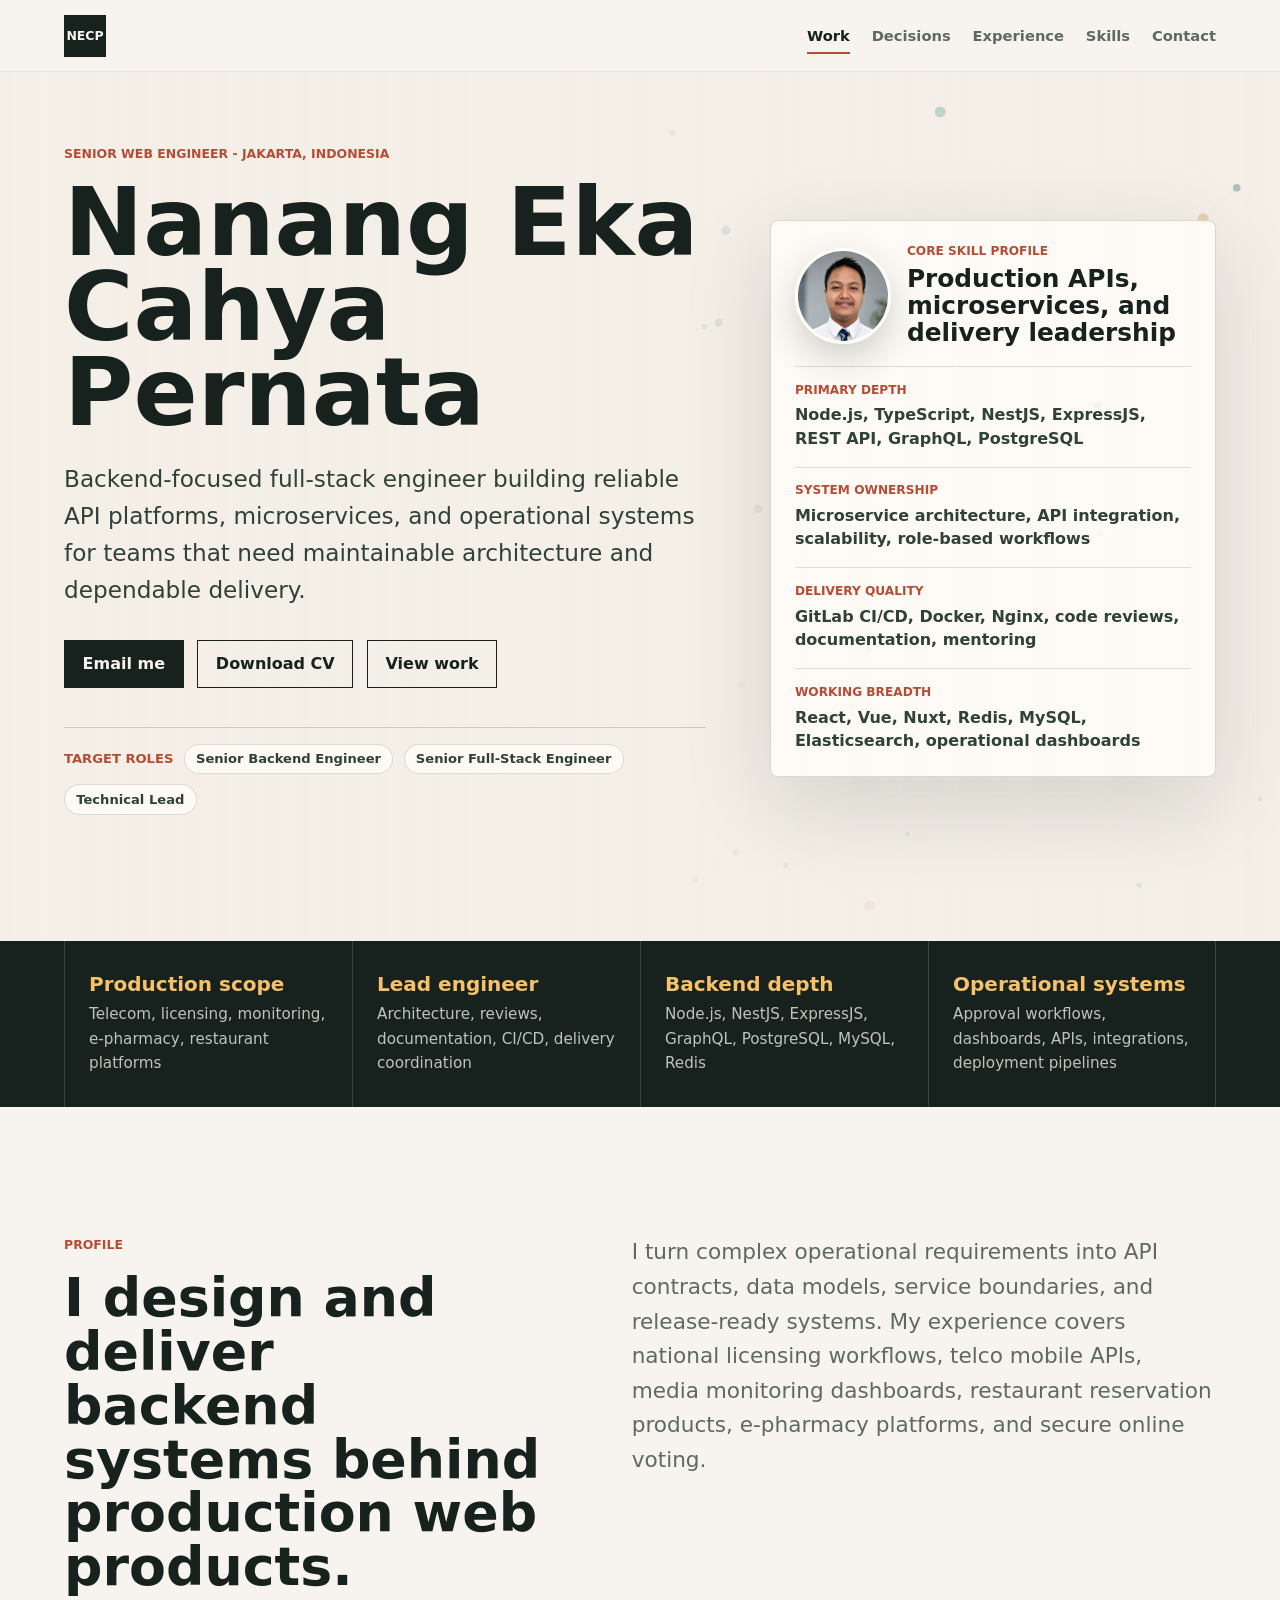
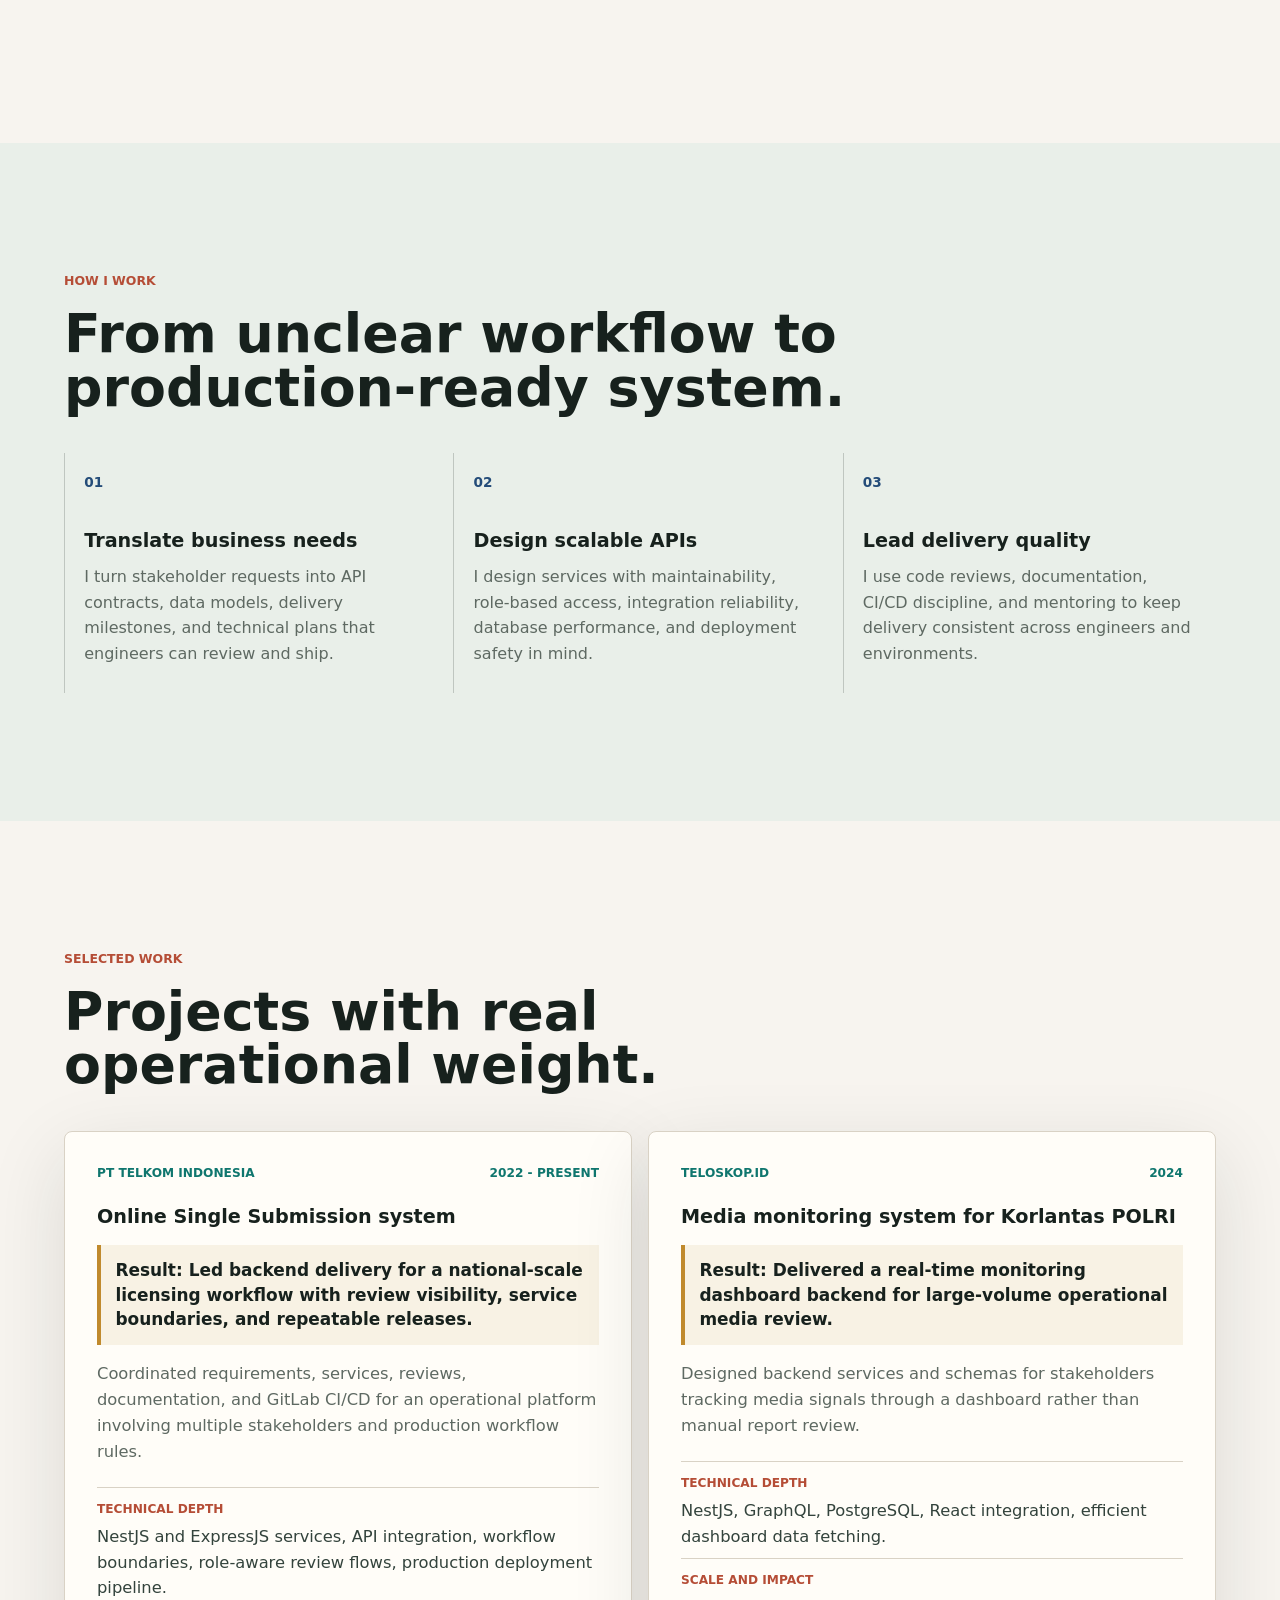
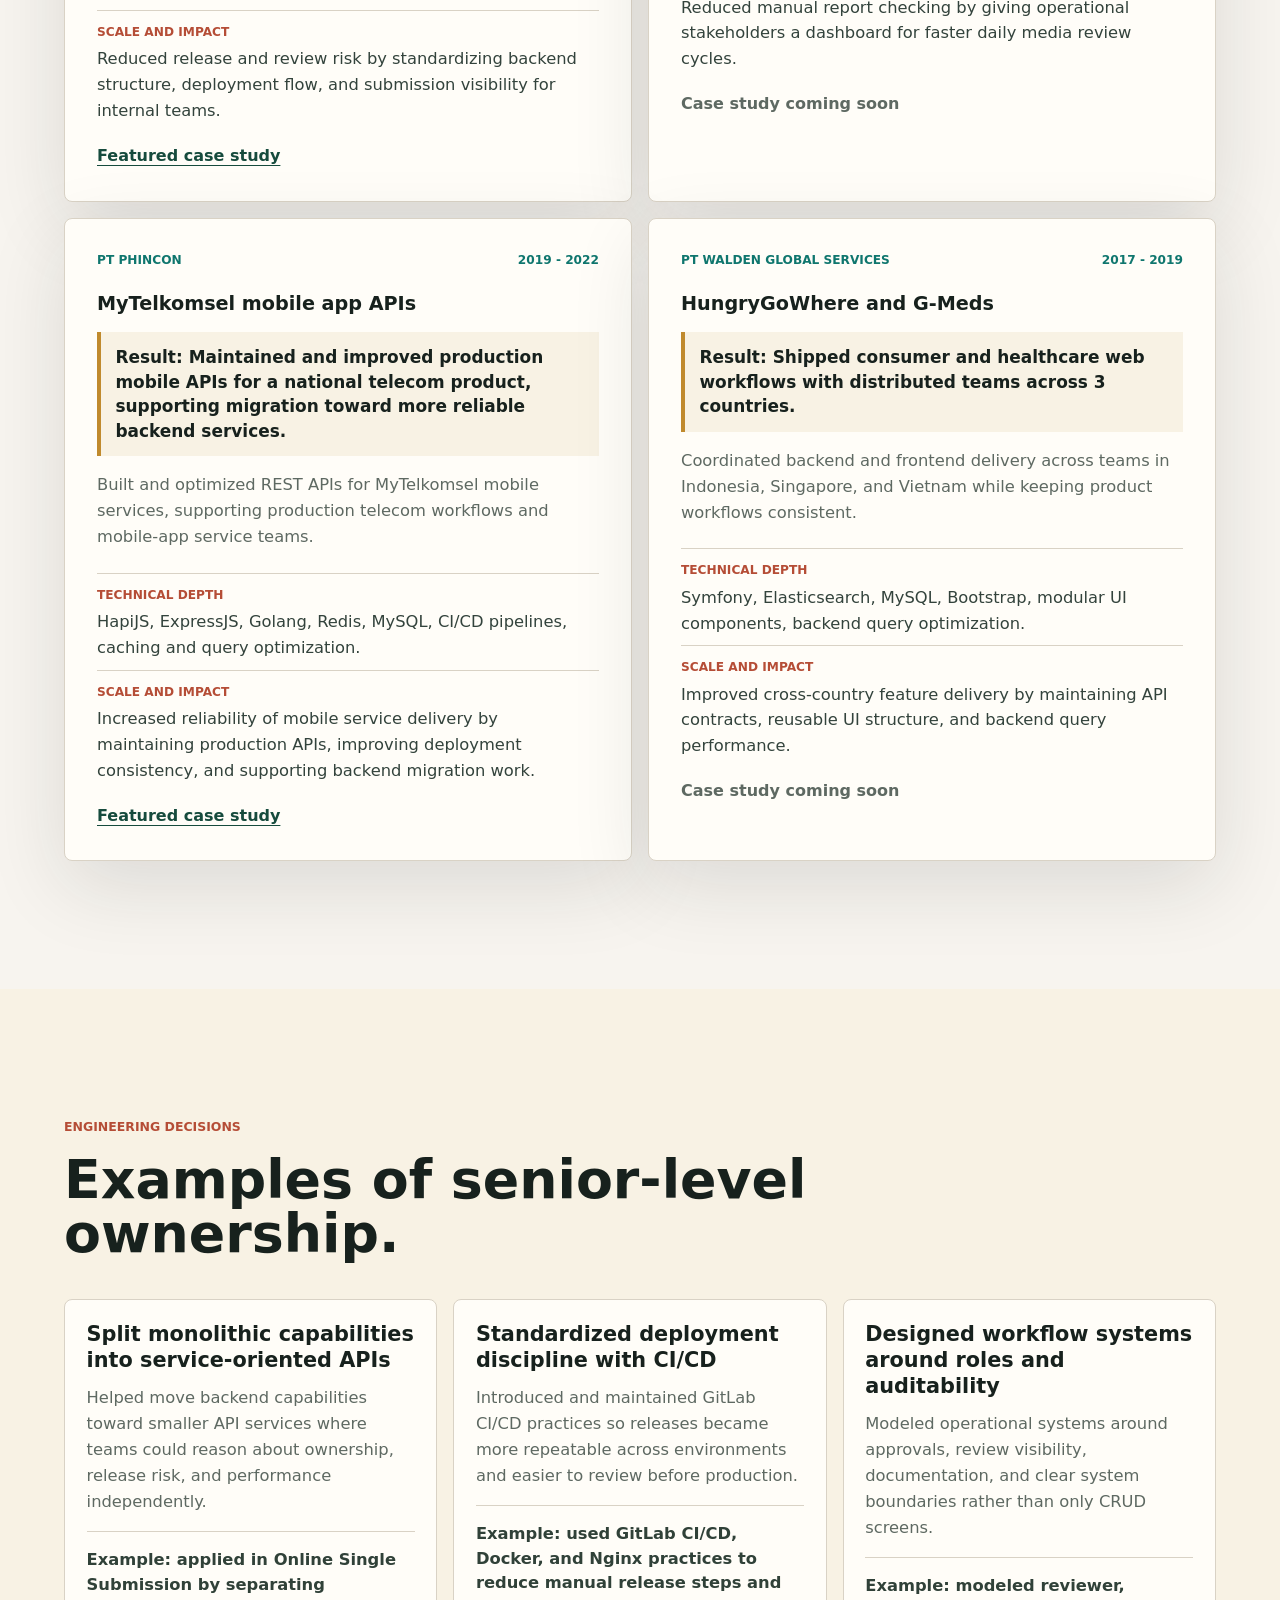
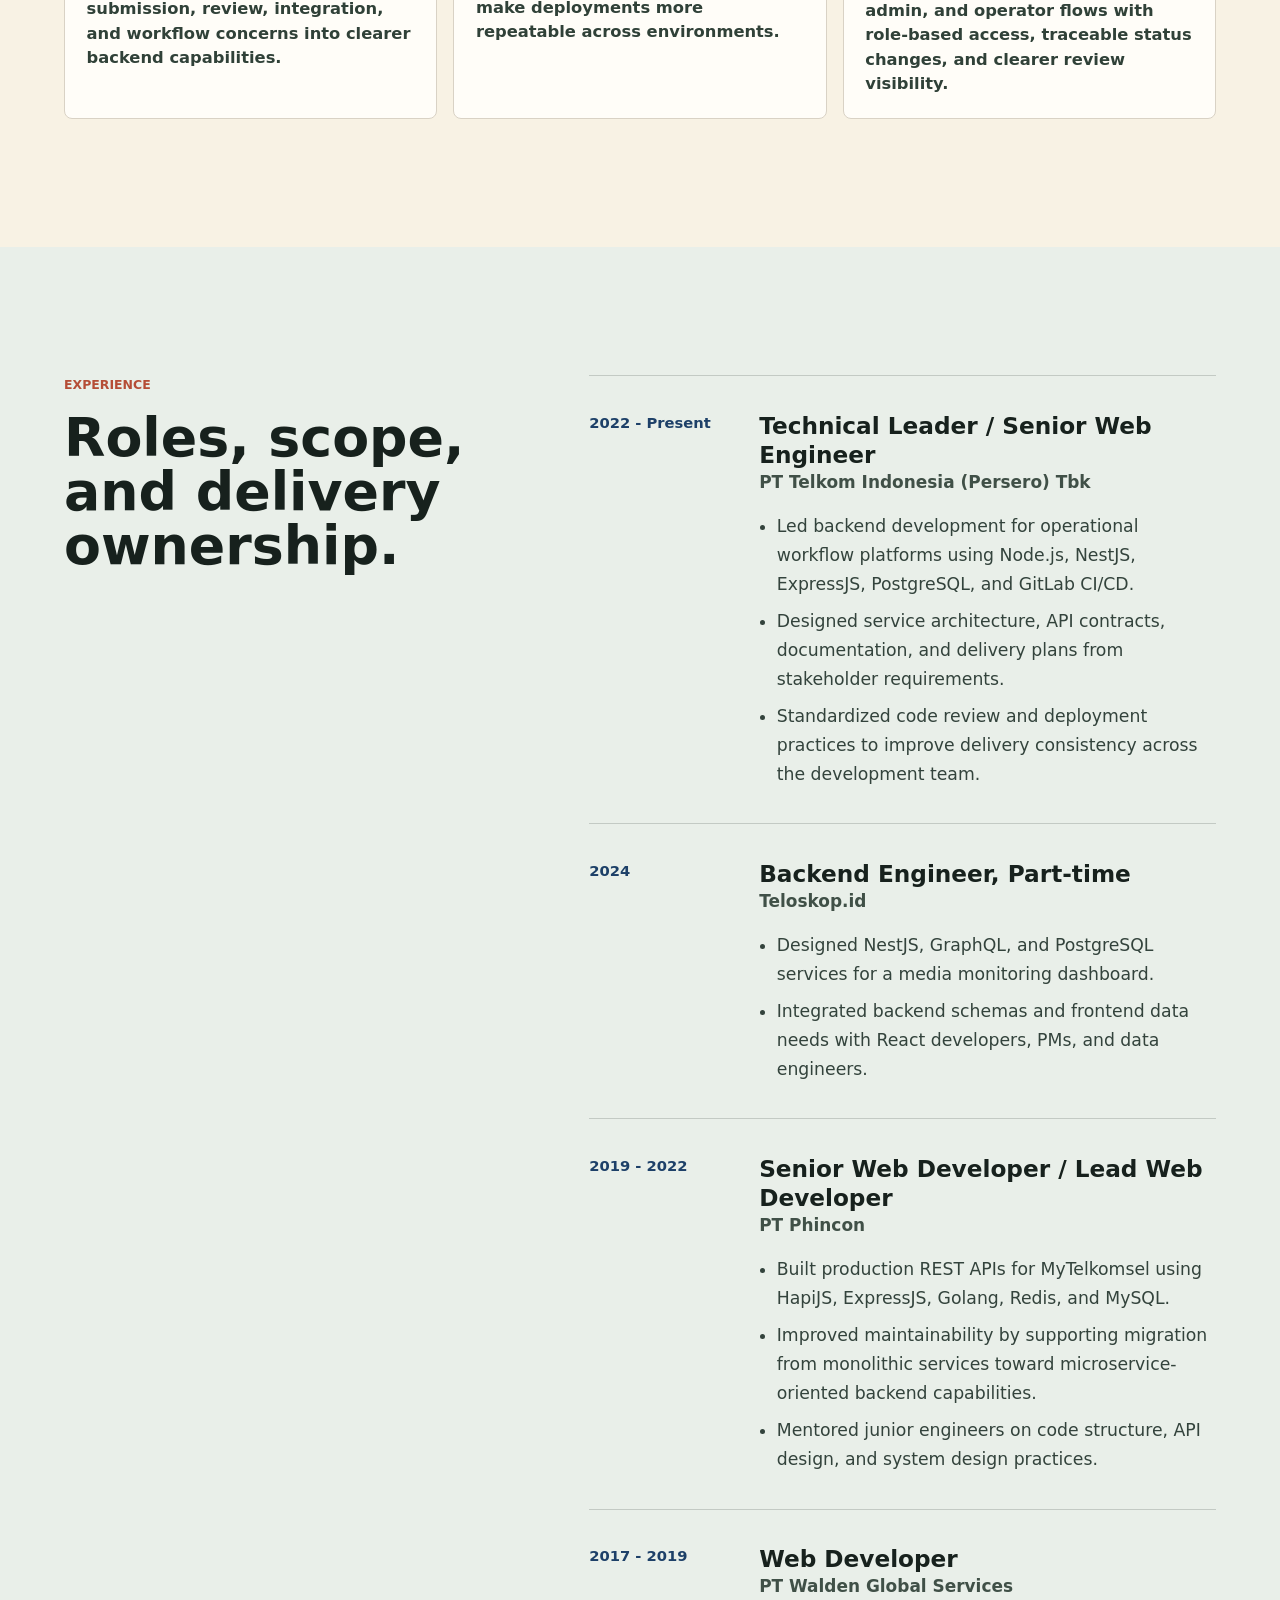
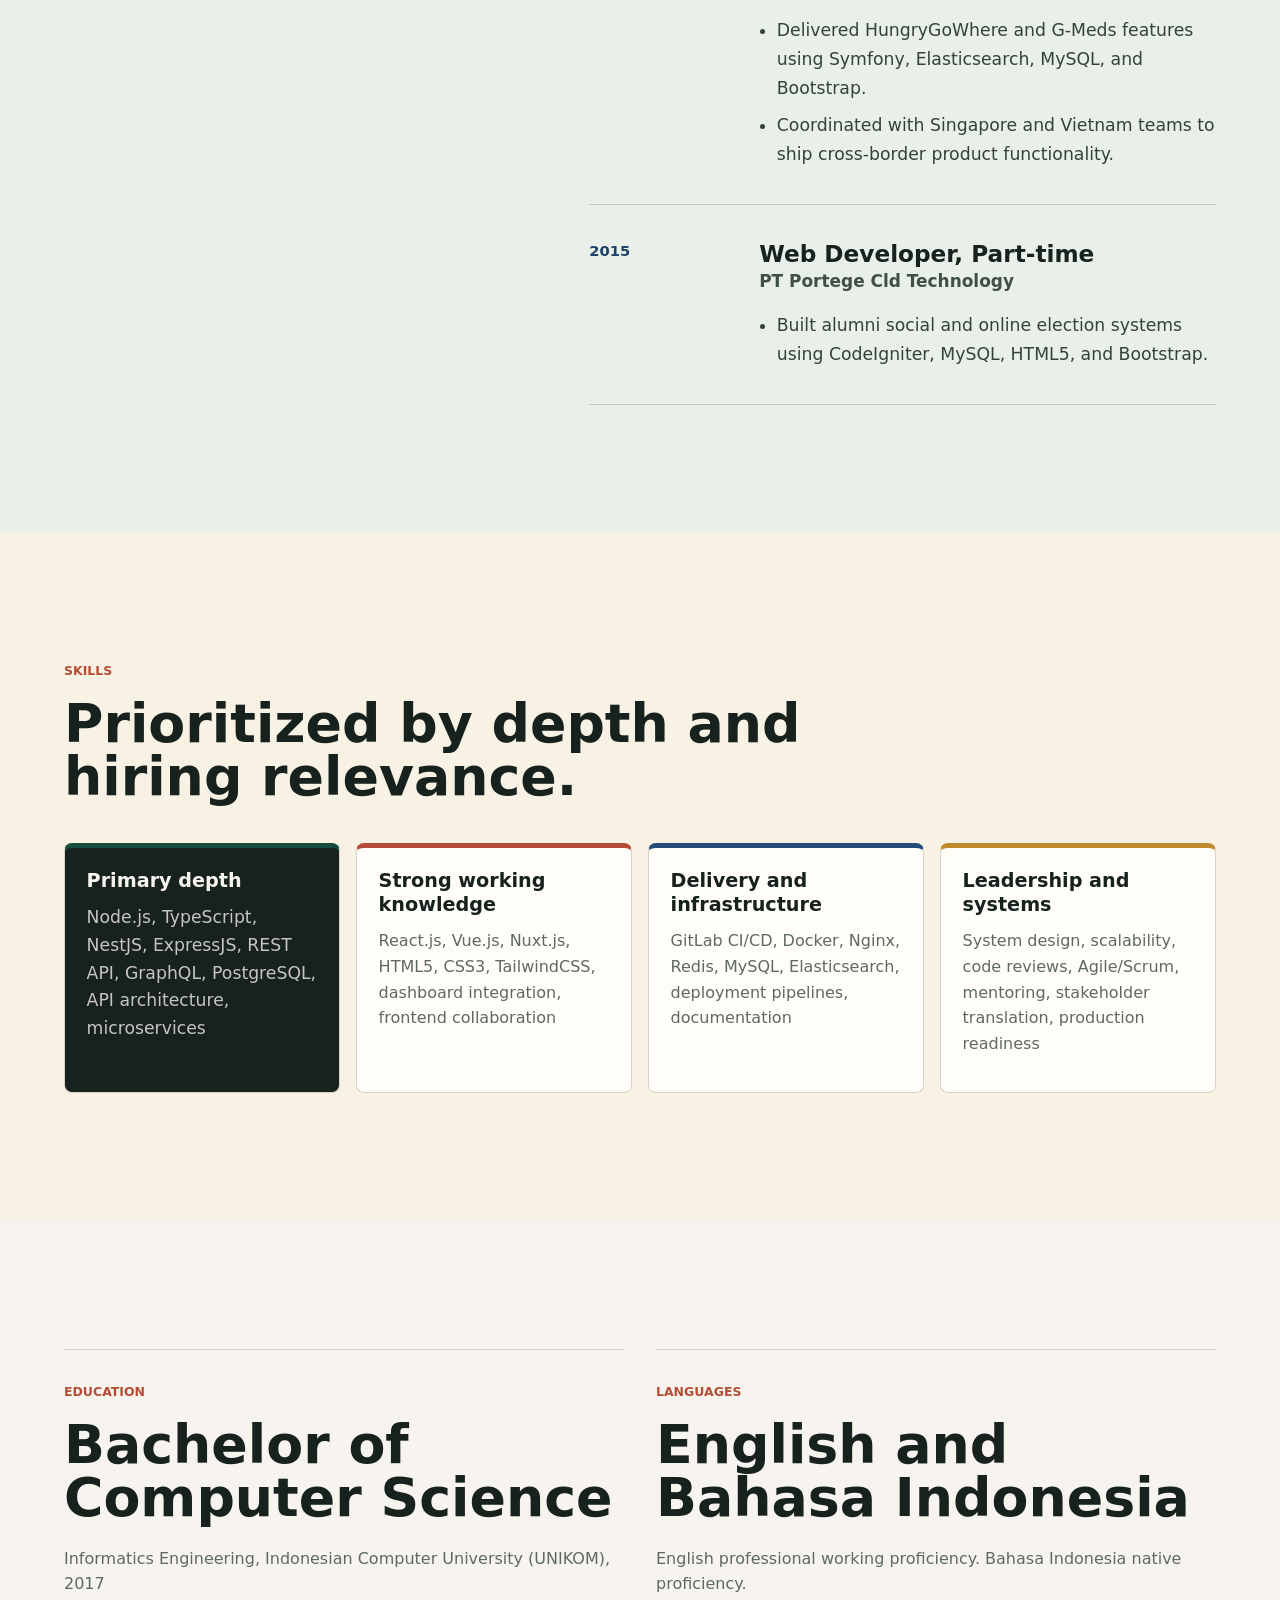
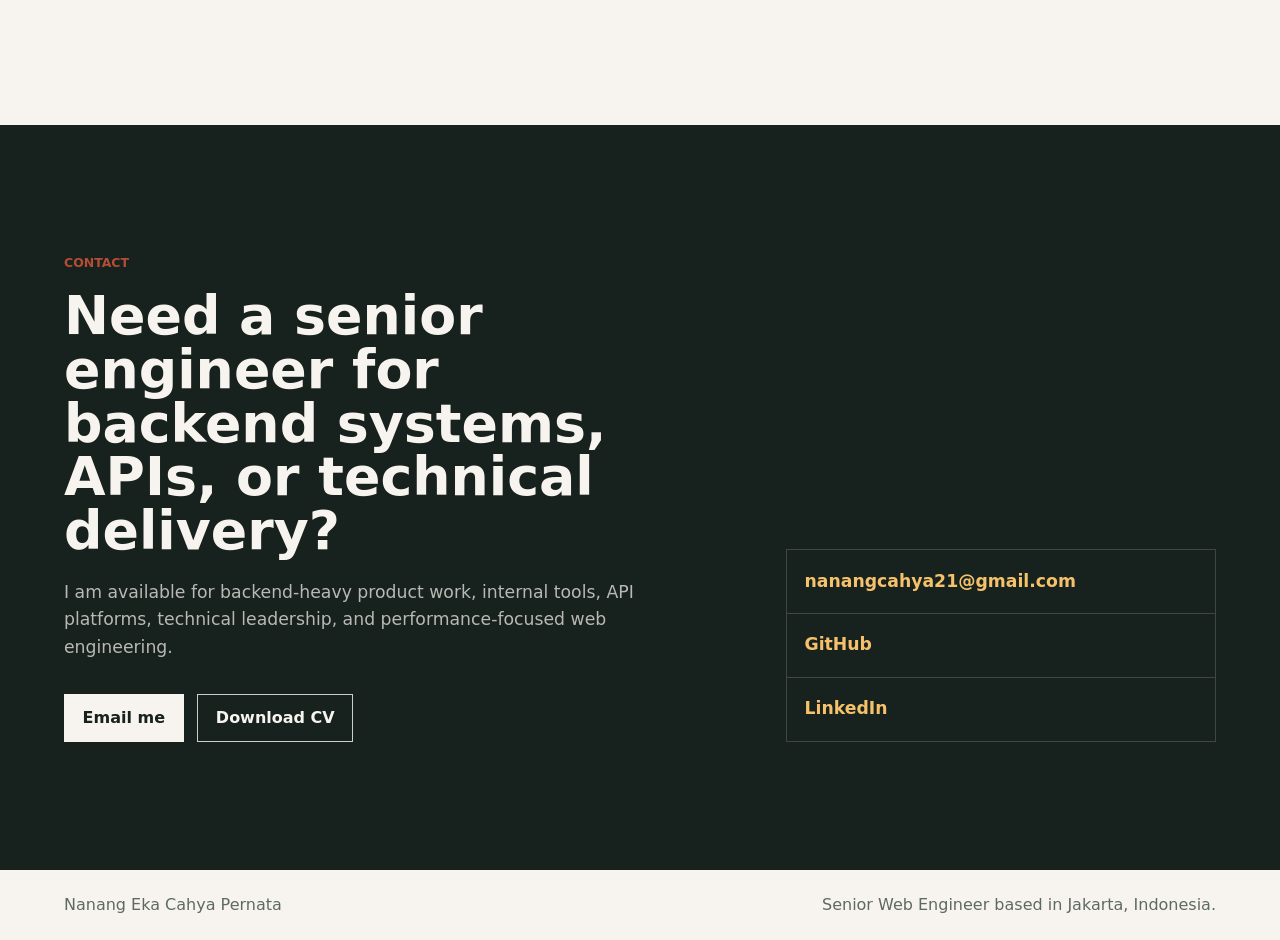
<file: index.html>
<!doctype html>
<html lang="en">
  <head>
    <meta charset="utf-8">
    <meta name="viewport" content="width=device-width, initial-scale=1">
    <meta name="description" content="Nanang Eka Cahya Pernata is a senior backend-focused full-stack engineer building production APIs, microservices, operational systems, and technical delivery pipelines.">
    <meta property="og:title" content="Nanang Eka Cahya Pernata | Senior Web Engineer">
    <meta property="og:description" content="Backend-focused full-stack engineer for production APIs, microservices, operational systems, and technical delivery.">
    <meta property="og:type" content="website">
    <meta property="og:image" content="assets/profile.jpg">
    <meta name="twitter:card" content="summary">
    <meta name="twitter:title" content="Nanang Eka Cahya Pernata | Senior Web Engineer">
    <meta name="twitter:description" content="Backend-focused full-stack engineer for production APIs, microservices, operational systems, and technical delivery.">
    <meta name="twitter:image" content="assets/profile.jpg">
    <title>Nanang Eka Cahya Pernata | Senior Web Engineer</title>
    <link rel="stylesheet" href="styles.css">
  </head>
  <body>
    <header class="site-header" aria-label="Primary navigation">
      <a class="brand" href="#top" aria-label="Nanang Eka Cahya Pernata home">NECP</a>
      <nav>
        <a href="#work" data-nav-section="work">Work</a>
        <a href="#decisions" data-nav-section="decisions">Decisions</a>
        <a href="#experience" data-nav-section="experience">Experience</a>
        <a href="#skills" data-nav-section="skills">Skills</a>
        <a href="#contact" data-nav-section="contact">Contact</a>
      </nav>
    </header>

    <main id="top">
      <section class="hero">
        <canvas id="system-canvas" aria-hidden="true"></canvas>
        <div class="hero-inner">
          <div class="hero-content">
            <p class="eyebrow">Senior Web Engineer - Jakarta, Indonesia</p>
            <h1>Nanang Eka Cahya Pernata</h1>
            <p class="hero-copy">
              Backend-focused full-stack engineer building reliable API platforms, microservices, and operational systems for teams that need maintainable architecture and dependable delivery.
            </p>
            <div class="hero-actions" aria-label="Contact actions">
              <a class="button primary" href="mailto:nanangcahya21@gmail.com">Email me</a>
              <a class="button secondary" href="assets/nanang-eka-cahya-pernata-cv.pdf" download>Download CV</a>
              <a class="button secondary" href="#work">View work</a>
            </div>
            <div class="availability" aria-label="Available for">
              <span>Target roles</span>
              <strong>Senior Backend Engineer</strong>
              <strong>Senior Full-Stack Engineer</strong>
              <strong>Technical Lead</strong>
            </div>
          </div>
          <aside class="hero-skills-panel" aria-label="Professional skills">
            <div class="profile-summary">
              <picture class="profile-avatar">
                <source srcset="assets/profile.webp" type="image/webp">
                <img src="assets/profile.jpg" alt="Portrait of Nanang Eka Cahya Pernata" width="900" height="900">
              </picture>
              <div>
                <span>Core skill profile</span>
                <strong>Production APIs, microservices, and delivery leadership</strong>
              </div>
            </div>
            <div class="hero-skill-list">
              <article>
                <span>Primary depth</span>
                <strong>Node.js, TypeScript, NestJS, ExpressJS, REST API, GraphQL, PostgreSQL</strong>
              </article>
              <article>
                <span>System ownership</span>
                <strong>Microservice architecture, API integration, scalability, role-based workflows</strong>
              </article>
              <article>
                <span>Delivery quality</span>
                <strong>GitLab CI/CD, Docker, Nginx, code reviews, documentation, mentoring</strong>
              </article>
              <article>
                <span>Working breadth</span>
                <strong>React, Vue, Nuxt, Redis, MySQL, Elasticsearch, operational dashboards</strong>
              </article>
            </div>
          </aside>
        </div>
      </section>

      <section class="metrics" aria-label="Professional highlights">
        <article>
          <strong>Production scope</strong>
          <span>Telecom, licensing, monitoring, e-pharmacy, restaurant platforms</span>
        </article>
        <article>
          <strong>Lead engineer</strong>
          <span>Architecture, reviews, documentation, CI/CD, delivery coordination</span>
        </article>
        <article>
          <strong>Backend depth</strong>
          <span>Node.js, NestJS, ExpressJS, GraphQL, PostgreSQL, MySQL, Redis</span>
        </article>
        <article>
          <strong>Operational systems</strong>
          <span>Approval workflows, dashboards, APIs, integrations, deployment pipelines</span>
        </article>
      </section>

      <section class="section intro">
        <div>
          <p class="section-kicker">Profile</p>
          <h2>I design and deliver backend systems behind production web products.</h2>
        </div>
        <p>
          I turn complex operational requirements into API contracts, data models, service boundaries, and release-ready systems. My experience covers national licensing workflows, telco mobile APIs, media monitoring dashboards, restaurant reservation products, e-pharmacy platforms, and secure online voting.
        </p>
      </section>

      <section class="section process">
        <div class="section-heading">
          <p class="section-kicker">How I work</p>
          <h2>From unclear workflow to production-ready system.</h2>
        </div>
        <div class="process-grid">
          <article>
            <span>01</span>
            <h3>Translate business needs</h3>
            <p>I turn stakeholder requests into API contracts, data models, delivery milestones, and technical plans that engineers can review and ship.</p>
          </article>
          <article>
            <span>02</span>
            <h3>Design scalable APIs</h3>
            <p>I design services with maintainability, role-based access, integration reliability, database performance, and deployment safety in mind.</p>
          </article>
          <article>
            <span>03</span>
            <h3>Lead delivery quality</h3>
            <p>I use code reviews, documentation, CI/CD discipline, and mentoring to keep delivery consistent across engineers and environments.</p>
          </article>
        </div>
      </section>

      <section id="work" class="section">
        <div class="section-heading">
          <p class="section-kicker">Selected work</p>
          <h2>Projects with real operational weight.</h2>
        </div>
        <div class="work-grid">
          <article class="work-card">
            <div class="card-topline">
              <span>PT Telkom Indonesia</span>
              <span>2022 - Present</span>
            </div>
            <h3>Online Single Submission system</h3>
            <p class="result-line">
              Result: Led backend delivery for a national-scale licensing workflow with review visibility, service boundaries, and repeatable releases.
            </p>
            <p>
              Coordinated requirements, services, reviews, documentation, and GitLab CI/CD for an operational platform involving multiple stakeholders and production workflow rules.
            </p>
            <dl class="proof-list">
              <div>
                <dt>Technical depth</dt>
                <dd>NestJS and ExpressJS services, API integration, workflow boundaries, role-aware review flows, production deployment pipeline.</dd>
              </div>
              <div>
                <dt>Scale and impact</dt>
                <dd>Reduced release and review risk by standardizing backend structure, deployment flow, and submission visibility for internal teams.</dd>
              </div>
            </dl>
            <a class="text-link" href="case-study-oss.html">Featured case study</a>
          </article>

          <article class="work-card">
            <div class="card-topline">
              <span>Teloskop.id</span>
              <span>2024</span>
            </div>
            <h3>Media monitoring system for Korlantas POLRI</h3>
            <p class="result-line">
              Result: Delivered a real-time monitoring dashboard backend for large-volume operational media review.
            </p>
            <p>
              Designed backend services and schemas for stakeholders tracking media signals through a dashboard rather than manual report review.
            </p>
            <dl class="proof-list">
              <div>
                <dt>Technical depth</dt>
                <dd>NestJS, GraphQL, PostgreSQL, React integration, efficient dashboard data fetching.</dd>
              </div>
              <div>
                <dt>Scale and impact</dt>
                <dd>Reduced manual report checking by giving operational stakeholders a dashboard for faster daily media review cycles.</dd>
              </div>
            </dl>
            <span class="case-status">Case study coming soon</span>
          </article>

          <article class="work-card">
            <div class="card-topline">
              <span>PT Phincon</span>
              <span>2019 - 2022</span>
            </div>
            <h3>MyTelkomsel mobile app APIs</h3>
            <p class="result-line">
              Result: Maintained and improved production mobile APIs for a national telecom product, supporting migration toward more reliable backend services.
            </p>
            <p>
              Built and optimized REST APIs for MyTelkomsel mobile services, supporting production telecom workflows and mobile-app service teams.
            </p>
            <dl class="proof-list">
              <div>
                <dt>Technical depth</dt>
                <dd>HapiJS, ExpressJS, Golang, Redis, MySQL, CI/CD pipelines, caching and query optimization.</dd>
              </div>
              <div>
                <dt>Scale and impact</dt>
                <dd>Increased reliability of mobile service delivery by maintaining production APIs, improving deployment consistency, and supporting backend migration work.</dd>
              </div>
            </dl>
            <a class="text-link" href="case-study-mytelkomsel.html">Featured case study</a>
          </article>

          <article class="work-card">
            <div class="card-topline">
              <span>PT Walden Global Services</span>
              <span>2017 - 2019</span>
            </div>
            <h3>HungryGoWhere and G-Meds</h3>
            <p class="result-line">
              Result: Shipped consumer and healthcare web workflows with distributed teams across 3 countries.
            </p>
            <p>
              Coordinated backend and frontend delivery across teams in Indonesia, Singapore, and Vietnam while keeping product workflows consistent.
            </p>
            <dl class="proof-list">
              <div>
                <dt>Technical depth</dt>
                <dd>Symfony, Elasticsearch, MySQL, Bootstrap, modular UI components, backend query optimization.</dd>
              </div>
              <div>
                <dt>Scale and impact</dt>
                <dd>Improved cross-country feature delivery by maintaining API contracts, reusable UI structure, and backend query performance.</dd>
              </div>
            </dl>
            <span class="case-status">Case study coming soon</span>
          </article>
        </div>
      </section>

      <section id="decisions" class="section decisions">
        <div class="section-heading">
          <p class="section-kicker">Engineering decisions</p>
          <h2>Examples of senior-level ownership.</h2>
        </div>
        <div class="decision-grid">
          <article>
            <h3>Split monolithic capabilities into service-oriented APIs</h3>
            <p>Helped move backend capabilities toward smaller API services where teams could reason about ownership, release risk, and performance independently.</p>
            <strong>Example: applied in Online Single Submission by separating submission, review, integration, and workflow concerns into clearer backend capabilities.</strong>
          </article>
          <article>
            <h3>Standardized deployment discipline with CI/CD</h3>
            <p>Introduced and maintained GitLab CI/CD practices so releases became more repeatable across environments and easier to review before production.</p>
            <strong>Example: used GitLab CI/CD, Docker, and Nginx practices to reduce manual release steps and make deployments more repeatable across environments.</strong>
          </article>
          <article>
            <h3>Designed workflow systems around roles and auditability</h3>
            <p>Modeled operational systems around approvals, review visibility, documentation, and clear system boundaries rather than only CRUD screens.</p>
            <strong>Example: modeled reviewer, admin, and operator flows with role-based access, traceable status changes, and clearer review visibility.</strong>
          </article>
        </div>
      </section>

      <section id="experience" class="section split">
        <div class="section-heading sticky-heading">
          <p class="section-kicker">Experience</p>
          <h2>Roles, scope, and delivery ownership.</h2>
        </div>
        <div class="timeline">
          <article>
            <time>2022 - Present</time>
            <div class="timeline-detail">
              <h3>Technical Leader / Senior Web Engineer</h3>
              <p>PT Telkom Indonesia (Persero) Tbk</p>
              <ul>
                <li>Led backend development for operational workflow platforms using Node.js, NestJS, ExpressJS, PostgreSQL, and GitLab CI/CD.</li>
                <li>Designed service architecture, API contracts, documentation, and delivery plans from stakeholder requirements.</li>
                <li>Standardized code review and deployment practices to improve delivery consistency across the development team.</li>
              </ul>
            </div>
          </article>
          <article>
            <time>2024</time>
            <div class="timeline-detail">
              <h3>Backend Engineer, Part-time</h3>
              <p>Teloskop.id</p>
              <ul>
                <li>Designed NestJS, GraphQL, and PostgreSQL services for a media monitoring dashboard.</li>
                <li>Integrated backend schemas and frontend data needs with React developers, PMs, and data engineers.</li>
              </ul>
            </div>
          </article>
          <article>
            <time>2019 - 2022</time>
            <div class="timeline-detail">
              <h3>Senior Web Developer / Lead Web Developer</h3>
              <p>PT Phincon</p>
              <ul>
                <li>Built production REST APIs for MyTelkomsel using HapiJS, ExpressJS, Golang, Redis, and MySQL.</li>
                <li>Improved maintainability by supporting migration from monolithic services toward microservice-oriented backend capabilities.</li>
                <li>Mentored junior engineers on code structure, API design, and system design practices.</li>
              </ul>
            </div>
          </article>
          <article>
            <time>2017 - 2019</time>
            <div class="timeline-detail">
              <h3>Web Developer</h3>
              <p>PT Walden Global Services</p>
              <ul>
                <li>Delivered HungryGoWhere and G-Meds features using Symfony, Elasticsearch, MySQL, and Bootstrap.</li>
                <li>Coordinated with Singapore and Vietnam teams to ship cross-border product functionality.</li>
              </ul>
            </div>
          </article>
          <article>
            <time>2015</time>
            <div class="timeline-detail">
              <h3>Web Developer, Part-time</h3>
              <p>PT Portege Cld Technology</p>
              <ul>
                <li>Built alumni social and online election systems using CodeIgniter, MySQL, HTML5, and Bootstrap.</li>
              </ul>
            </div>
          </article>
        </div>
      </section>

      <section id="skills" class="section skills-section">
        <div class="section-heading">
          <p class="section-kicker">Skills</p>
          <h2>Prioritized by depth and hiring relevance.</h2>
        </div>
        <div class="skill-columns">
          <article>
            <h3>Primary depth</h3>
            <p>Node.js, TypeScript, NestJS, ExpressJS, REST API, GraphQL, PostgreSQL, API architecture, microservices</p>
          </article>
          <article>
            <h3>Strong working knowledge</h3>
            <p>React.js, Vue.js, Nuxt.js, HTML5, CSS3, TailwindCSS, dashboard integration, frontend collaboration</p>
          </article>
          <article>
            <h3>Delivery and infrastructure</h3>
            <p>GitLab CI/CD, Docker, Nginx, Redis, MySQL, Elasticsearch, deployment pipelines, documentation</p>
          </article>
          <article>
            <h3>Leadership and systems</h3>
            <p>System design, scalability, code reviews, Agile/Scrum, mentoring, stakeholder translation, production readiness</p>
          </article>
        </div>
      </section>

      <section class="section education">
        <div>
          <p class="section-kicker">Education</p>
          <h2>Bachelor of Computer Science</h2>
          <p>Informatics Engineering, Indonesian Computer University (UNIKOM), 2017</p>
        </div>
        <div>
          <p class="section-kicker">Languages</p>
          <h2>English and Bahasa Indonesia</h2>
          <p>English professional working proficiency. Bahasa Indonesia native proficiency.</p>
        </div>
      </section>

      <section id="contact" class="contact">
        <div>
          <p class="section-kicker">Contact</p>
          <h2>Need a senior engineer for backend systems, APIs, or technical delivery?</h2>
          <p>
            I am available for backend-heavy product work, internal tools, API platforms, technical leadership, and performance-focused web engineering.
          </p>
          <div class="contact-actions">
            <a class="button primary light" href="mailto:nanangcahya21@gmail.com">Email me</a>
            <a class="button secondary light" href="assets/nanang-eka-cahya-pernata-cv.pdf" download>Download CV</a>
          </div>
        </div>
        <div class="contact-panel">
          <a href="mailto:nanangcahya21@gmail.com">nanangcahya21@gmail.com</a>
          <a href="https://github.com/nanangcahya" target="_blank" rel="noreferrer">GitHub</a>
          <a href="https://www.linkedin.com/in/nanangcahya/" target="_blank" rel="noreferrer">LinkedIn</a>
        </div>
      </section>
    </main>

    <footer>
      <p>Nanang Eka Cahya Pernata</p>
      <p>Senior Web Engineer based in Jakarta, Indonesia.</p>
    </footer>

    <script src="script.js?v=7"></script>
  </body>
</html>
</file>
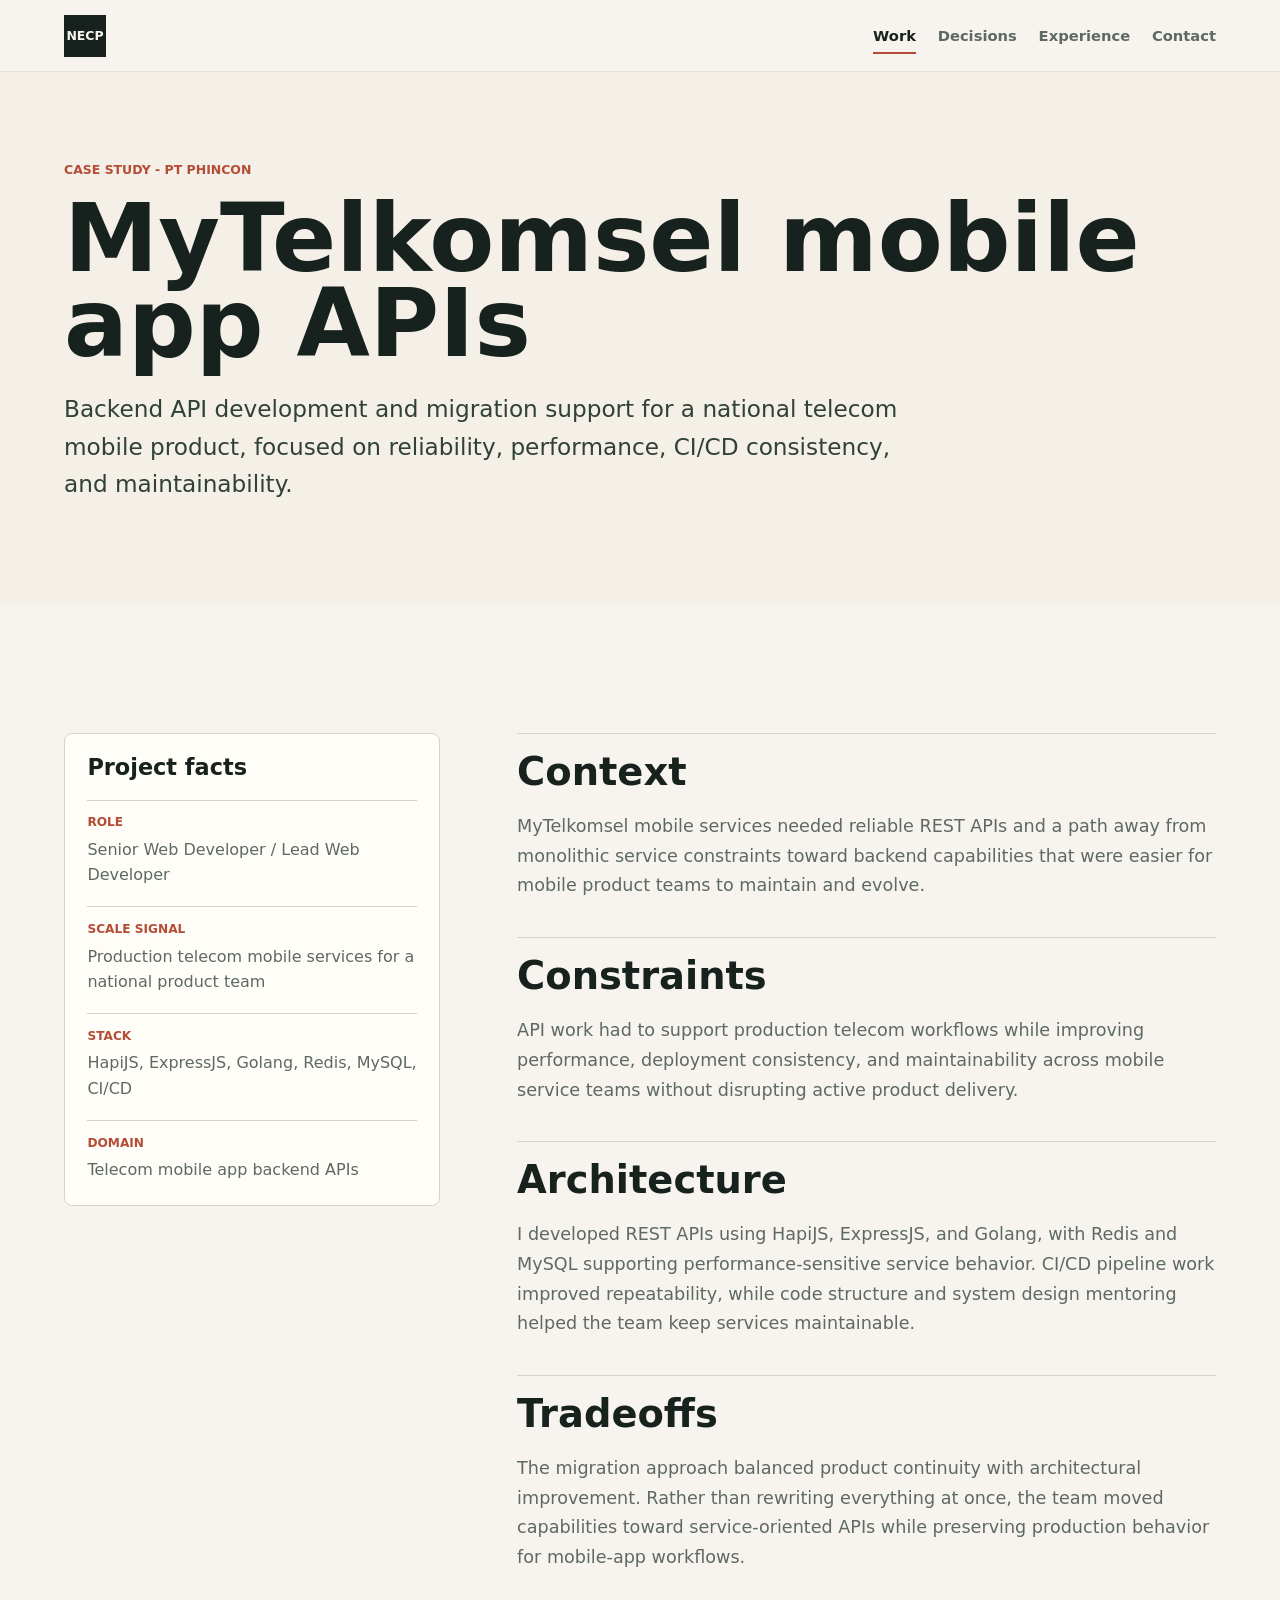
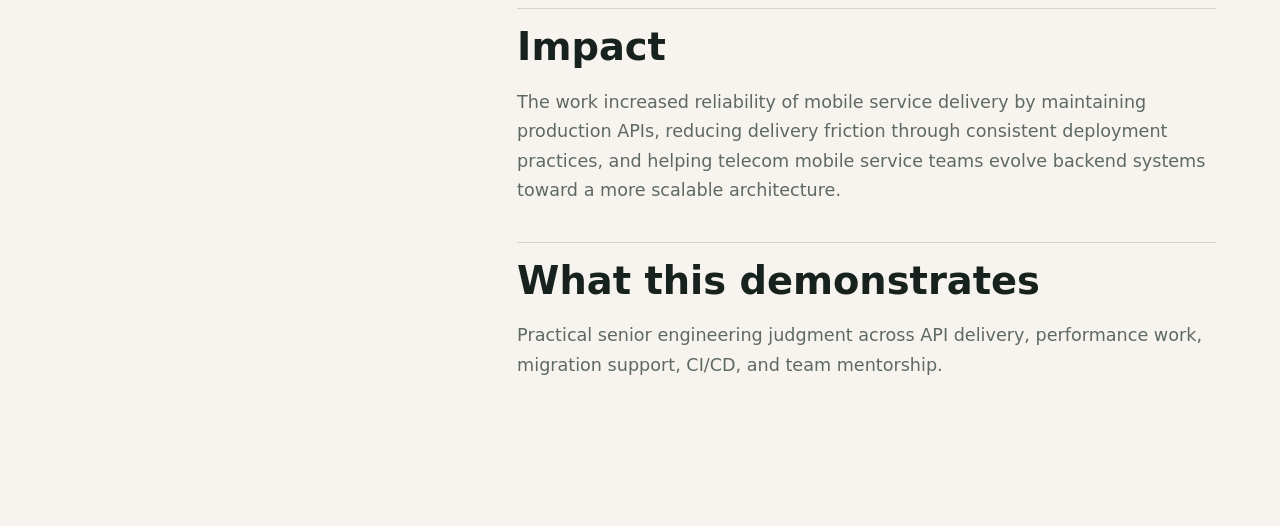
<file: case-study-mytelkomsel.html>
<!doctype html>
<html lang="en">
  <head>
    <meta charset="utf-8">
    <meta name="viewport" content="width=device-width, initial-scale=1">
    <meta name="description" content="Case study: MyTelkomsel mobile app APIs by Nanang Eka Cahya Pernata.">
    <meta property="og:title" content="MyTelkomsel Case Study | Nanang Eka Cahya Pernata">
    <meta property="og:description" content="Production telecom mobile API work with backend migration support, CI/CD consistency, Redis, MySQL, HapiJS, ExpressJS, and Golang.">
    <meta property="og:type" content="article">
    <meta property="og:image" content="assets/profile.jpg">
    <title>MyTelkomsel Case Study | Nanang Eka Cahya Pernata</title>
    <link rel="stylesheet" href="styles.css">
  </head>
  <body>
    <header class="site-header" aria-label="Primary navigation">
      <a class="brand" href="index.html#top" aria-label="Nanang Eka Cahya Pernata home">NECP</a>
      <nav>
        <a class="is-active" aria-current="page" href="index.html#work">Work</a>
        <a href="index.html#decisions">Decisions</a>
        <a href="index.html#experience">Experience</a>
        <a href="index.html#contact">Contact</a>
      </nav>
    </header>

    <main>
      <article class="case-hero">
        <p class="eyebrow">Case study - PT Phincon</p>
        <h1>MyTelkomsel mobile app APIs</h1>
        <p>
          Backend API development and migration support for a national telecom mobile product, focused on reliability, performance, CI/CD consistency, and maintainability.
        </p>
      </article>

      <section class="section case-layout">
        <aside class="case-facts">
          <h2>Project facts</h2>
          <dl>
            <div>
              <dt>Role</dt>
              <dd>Senior Web Developer / Lead Web Developer</dd>
            </div>
            <div>
              <dt>Scale signal</dt>
              <dd>Production telecom mobile services for a national product team</dd>
            </div>
            <div>
              <dt>Stack</dt>
              <dd>HapiJS, ExpressJS, Golang, Redis, MySQL, CI/CD</dd>
            </div>
            <div>
              <dt>Domain</dt>
              <dd>Telecom mobile app backend APIs</dd>
            </div>
          </dl>
        </aside>
        <div class="case-content">
          <section>
            <h2>Context</h2>
            <p>
              MyTelkomsel mobile services needed reliable REST APIs and a path away from monolithic service constraints toward backend capabilities that were easier for mobile product teams to maintain and evolve.
            </p>
          </section>
          <section>
            <h2>Constraints</h2>
            <p>
              API work had to support production telecom workflows while improving performance, deployment consistency, and maintainability across mobile service teams without disrupting active product delivery.
            </p>
          </section>
          <section>
            <h2>Architecture</h2>
            <p>
              I developed REST APIs using HapiJS, ExpressJS, and Golang, with Redis and MySQL supporting performance-sensitive service behavior. CI/CD pipeline work improved repeatability, while code structure and system design mentoring helped the team keep services maintainable.
            </p>
          </section>
          <section>
            <h2>Tradeoffs</h2>
            <p>
              The migration approach balanced product continuity with architectural improvement. Rather than rewriting everything at once, the team moved capabilities toward service-oriented APIs while preserving production behavior for mobile-app workflows.
            </p>
          </section>
          <section>
            <h2>Impact</h2>
            <p>
              The work increased reliability of mobile service delivery by maintaining production APIs, reducing delivery friction through consistent deployment practices, and helping telecom mobile service teams evolve backend systems toward a more scalable architecture.
            </p>
          </section>
          <section>
            <h2>What this demonstrates</h2>
            <p>
              Practical senior engineering judgment across API delivery, performance work, migration support, CI/CD, and team mentorship.
            </p>
          </section>
        </div>
      </section>
    </main>
  </body>
</html>
</file>
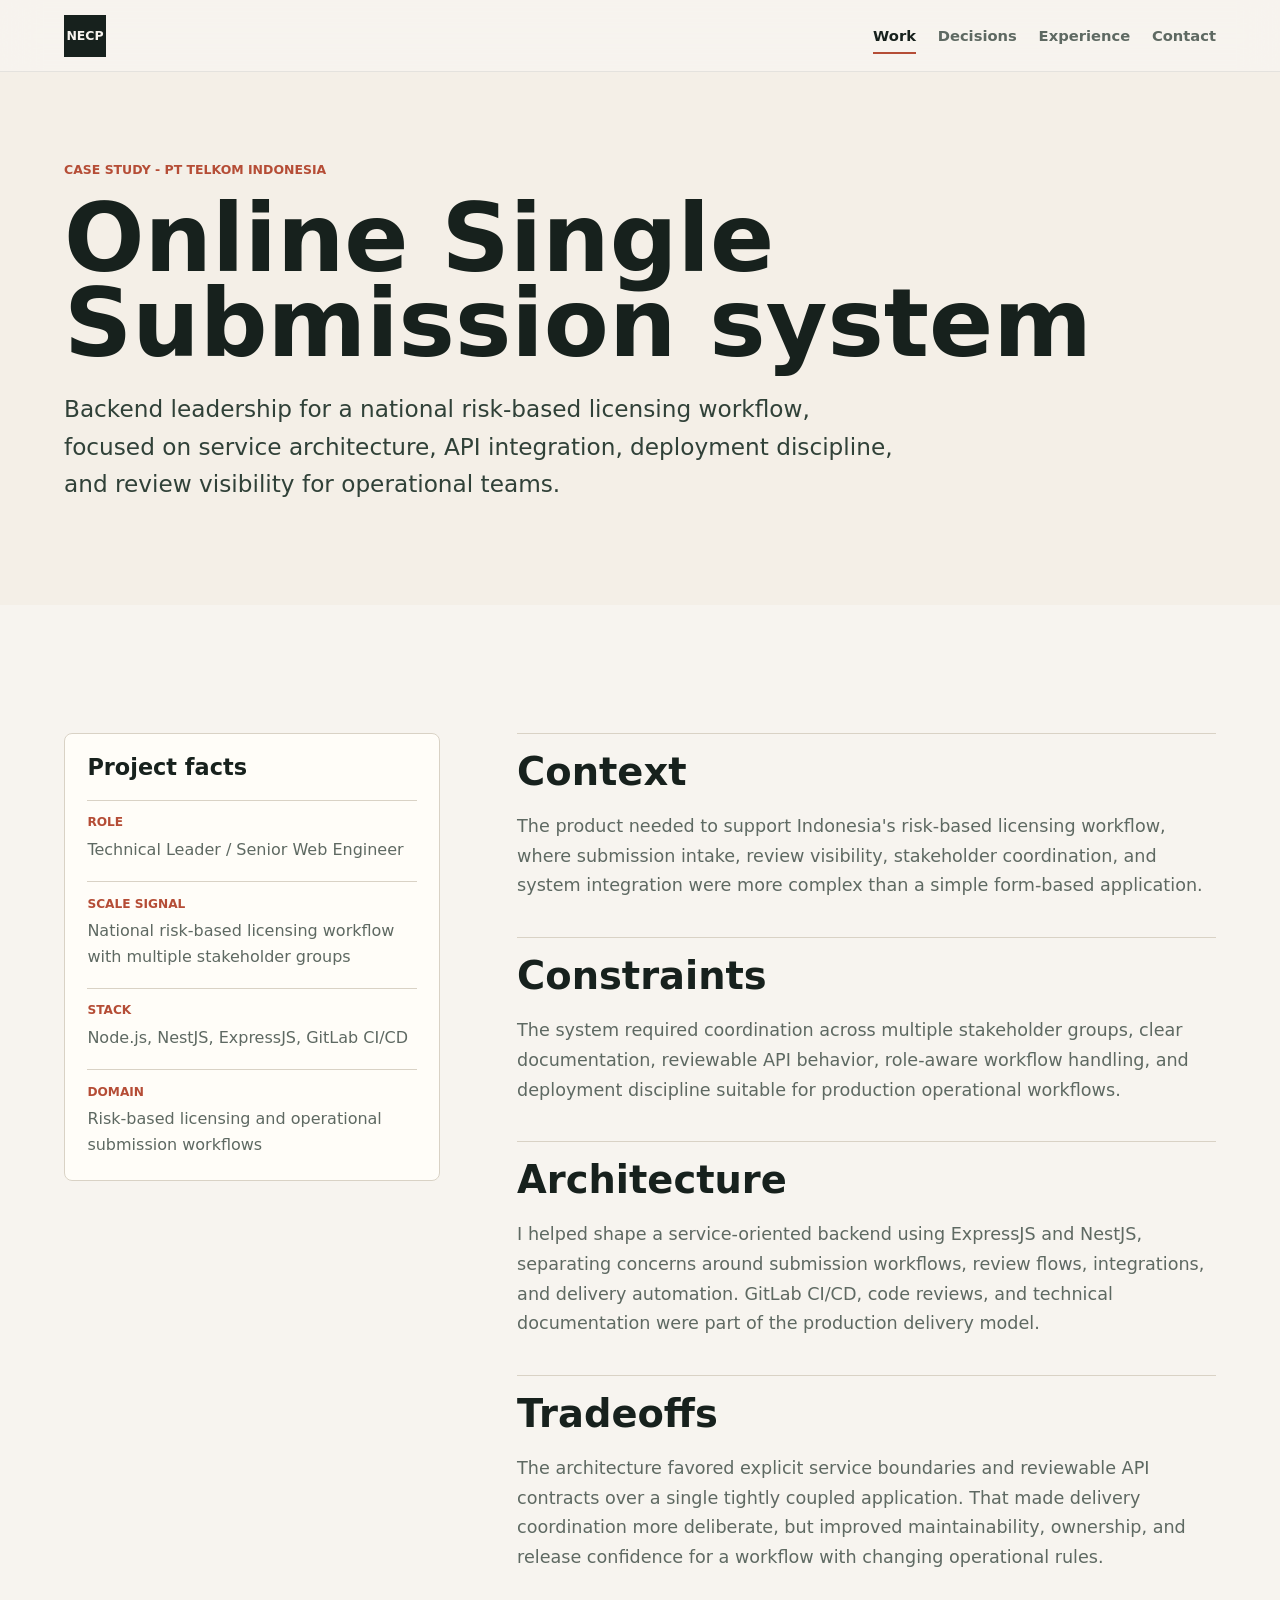
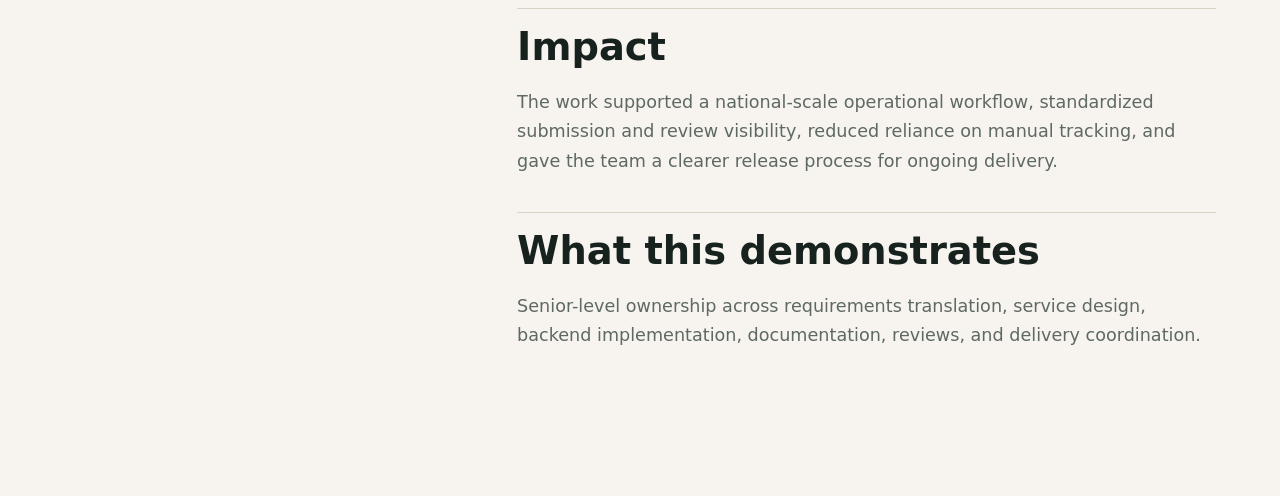
<file: case-study-oss.html>
<!doctype html>
<html lang="en">
  <head>
    <meta charset="utf-8">
    <meta name="viewport" content="width=device-width, initial-scale=1">
    <meta name="description" content="Case study: Online Single Submission system by Nanang Eka Cahya Pernata.">
    <meta property="og:title" content="OSS Case Study | Nanang Eka Cahya Pernata">
    <meta property="og:description" content="Backend leadership for a national risk-based licensing workflow with service boundaries, review visibility, and CI/CD discipline.">
    <meta property="og:type" content="article">
    <meta property="og:image" content="assets/profile.jpg">
    <title>OSS Case Study | Nanang Eka Cahya Pernata</title>
    <link rel="stylesheet" href="styles.css">
  </head>
  <body>
    <header class="site-header" aria-label="Primary navigation">
      <a class="brand" href="index.html#top" aria-label="Nanang Eka Cahya Pernata home">NECP</a>
      <nav>
        <a class="is-active" aria-current="page" href="index.html#work">Work</a>
        <a href="index.html#decisions">Decisions</a>
        <a href="index.html#experience">Experience</a>
        <a href="index.html#contact">Contact</a>
      </nav>
    </header>

    <main>
      <article class="case-hero">
        <p class="eyebrow">Case study - PT Telkom Indonesia</p>
        <h1>Online Single Submission system</h1>
        <p>
          Backend leadership for a national risk-based licensing workflow, focused on service architecture, API integration, deployment discipline, and review visibility for operational teams.
        </p>
      </article>

      <section class="section case-layout">
        <aside class="case-facts">
          <h2>Project facts</h2>
          <dl>
            <div>
              <dt>Role</dt>
              <dd>Technical Leader / Senior Web Engineer</dd>
            </div>
            <div>
              <dt>Scale signal</dt>
              <dd>National risk-based licensing workflow with multiple stakeholder groups</dd>
            </div>
            <div>
              <dt>Stack</dt>
              <dd>Node.js, NestJS, ExpressJS, GitLab CI/CD</dd>
            </div>
            <div>
              <dt>Domain</dt>
              <dd>Risk-based licensing and operational submission workflows</dd>
            </div>
          </dl>
        </aside>
        <div class="case-content">
          <section>
            <h2>Context</h2>
            <p>
              The product needed to support Indonesia's risk-based licensing workflow, where submission intake, review visibility, stakeholder coordination, and system integration were more complex than a simple form-based application.
            </p>
          </section>
          <section>
            <h2>Constraints</h2>
            <p>
              The system required coordination across multiple stakeholder groups, clear documentation, reviewable API behavior, role-aware workflow handling, and deployment discipline suitable for production operational workflows.
            </p>
          </section>
          <section>
            <h2>Architecture</h2>
            <p>
              I helped shape a service-oriented backend using ExpressJS and NestJS, separating concerns around submission workflows, review flows, integrations, and delivery automation. GitLab CI/CD, code reviews, and technical documentation were part of the production delivery model.
            </p>
          </section>
          <section>
            <h2>Tradeoffs</h2>
            <p>
              The architecture favored explicit service boundaries and reviewable API contracts over a single tightly coupled application. That made delivery coordination more deliberate, but improved maintainability, ownership, and release confidence for a workflow with changing operational rules.
            </p>
          </section>
          <section>
            <h2>Impact</h2>
            <p>
              The work supported a national-scale operational workflow, standardized submission and review visibility, reduced reliance on manual tracking, and gave the team a clearer release process for ongoing delivery.
            </p>
          </section>
          <section>
            <h2>What this demonstrates</h2>
            <p>
              Senior-level ownership across requirements translation, service design, backend implementation, documentation, reviews, and delivery coordination.
            </p>
          </section>
        </div>
      </section>
    </main>
  </body>
</html>
</file>
<file: styles.css>
:root {
  color-scheme: light;
  --ink: #17211d;
  --muted: #5e6962;
  --paper: #f7f4ef;
  --panel: #fffdf8;
  --line: #d9d2c5;
  --forest: #164b3d;
  --teal: #0f766e;
  --brick: #b54d36;
  --gold: #c08a2d;
  --blue: #244c79;
  --shadow: 0 24px 80px rgba(25, 32, 29, 0.12);
}

* {
  box-sizing: border-box;
}

html {
  scroll-behavior: smooth;
}

body {
  margin: 0;
  background: var(--paper);
  color: var(--ink);
  font-family: Inter, ui-sans-serif, system-ui, -apple-system, BlinkMacSystemFont, "Segoe UI", sans-serif;
  line-height: 1.6;
}

a {
  color: inherit;
  text-decoration: none;
}

.site-header {
  align-items: center;
  background: rgba(247, 244, 239, 0.88);
  backdrop-filter: blur(18px);
  border-bottom: 1px solid rgba(23, 33, 29, 0.08);
  display: flex;
  justify-content: space-between;
  left: 0;
  min-height: 72px;
  padding: 0 5vw;
  position: fixed;
  right: 0;
  top: 0;
  z-index: 20;
}

.brand {
  align-items: center;
  background: var(--ink);
  color: var(--paper);
  display: inline-flex;
  font-size: 0.78rem;
  font-weight: 800;
  height: 42px;
  justify-content: center;
  letter-spacing: 0;
  width: 42px;
}

nav {
  display: flex;
  gap: clamp(0.8rem, 1.7vw, 1.8rem);
}

nav a {
  color: var(--muted);
  font-size: 0.92rem;
  font-weight: 700;
  position: relative;
  transition: color 160ms ease;
}

nav a:hover,
nav a.is-active {
  color: var(--ink);
}

nav a::after {
  background: var(--brick);
  bottom: -0.42rem;
  content: "";
  height: 2px;
  left: 0;
  opacity: 0;
  position: absolute;
  transform: scaleX(0.4);
  transform-origin: left;
  transition: opacity 160ms ease, transform 160ms ease;
  width: 100%;
}

nav a:hover::after,
nav a.is-active::after {
  opacity: 1;
  transform: scaleX(1);
}

.hero {
  background: #f4efe7;
  min-height: 94vh;
  overflow: hidden;
  padding: 144px 5vw 88px;
  position: relative;
}

#system-canvas {
  height: 100%;
  inset: 0;
  position: absolute;
  width: 100%;
}

.hero::after {
  background:
    linear-gradient(90deg, rgba(244, 239, 231, 0.99), rgba(244, 239, 231, 0.9) 46%, rgba(244, 239, 231, 0.48) 74%, rgba(244, 239, 231, 0.2)),
    linear-gradient(180deg, rgba(244, 239, 231, 0), rgba(244, 239, 231, 0.72));
  content: "";
  inset: 0;
  position: absolute;
}

.hero-inner {
  align-items: center;
  display: grid;
  gap: clamp(2rem, 5vw, 5rem);
  grid-template-columns: minmax(0, 1.18fr) minmax(340px, 0.82fr);
  max-width: 1480px;
  position: relative;
  z-index: 2;
}

.hero-content {
  max-width: 980px;
  padding-bottom: clamp(0rem, 3vw, 2.5rem);
}

.eyebrow,
.section-kicker {
  color: var(--brick);
  font-size: 0.78rem;
  font-weight: 800;
  letter-spacing: 0;
  margin: 0 0 1rem;
  text-transform: uppercase;
}

h1,
h2,
h3,
p {
  margin-top: 0;
}

h1 {
  font-size: clamp(3.5rem, 7.4vw, 7.8rem);
  letter-spacing: 0;
  line-height: 0.9;
  margin-bottom: 1.5rem;
  max-width: 980px;
}

h2 {
  font-size: clamp(2rem, 4.2vw, 4.4rem);
  letter-spacing: 0;
  line-height: 1;
  margin-bottom: 1.3rem;
}

h3 {
  font-size: 1.2rem;
  line-height: 1.25;
  margin-bottom: 0.7rem;
}

.hero-copy {
  color: #304138;
  font-size: clamp(1.15rem, 2vw, 1.45rem);
  max-width: 720px;
}

.hero-actions {
  display: flex;
  flex-wrap: wrap;
  gap: 0.85rem;
  margin-top: 2rem;
}

.availability {
  align-items: center;
  border-top: 1px solid rgba(23, 33, 29, 0.18);
  color: var(--muted);
  display: flex;
  flex-wrap: wrap;
  gap: 0.65rem;
  margin-top: clamp(1.8rem, 3vw, 2.6rem);
  max-width: 760px;
  padding-top: 1rem;
}

.availability span,
.availability strong {
  font-size: 0.82rem;
}

.availability span {
  color: var(--brick);
  font-weight: 800;
  text-transform: uppercase;
}

.availability strong {
  background: rgba(255, 253, 248, 0.78);
  border: 1px solid rgba(23, 33, 29, 0.14);
  border-radius: 999px;
  color: #304138;
  line-height: 1;
  padding: 0.48rem 0.7rem;
}

.hero-skills-panel {
  background: rgba(255, 253, 248, 0.82);
  border: 1px solid rgba(23, 33, 29, 0.16);
  border-radius: 8px;
  box-shadow: 0 28px 90px rgba(23, 33, 29, 0.14);
  padding: clamp(1.1rem, 2vw, 1.5rem);
}

.profile-summary {
  align-items: center;
  border-bottom: 1px solid rgba(23, 33, 29, 0.14);
  display: grid;
  gap: 1rem;
  grid-template-columns: 96px 1fr;
  padding-bottom: 1.2rem;
}

.profile-avatar {
  display: block;
  height: 96px;
  width: 96px;
}

.profile-avatar img {
  border: 3px solid var(--panel);
  border-radius: 50%;
  box-shadow: 0 14px 34px rgba(23, 33, 29, 0.2);
  display: block;
  height: 100%;
  object-fit: cover;
  object-position: 50% 48%;
  width: 100%;
}

.profile-summary span,
.hero-skill-list span {
  color: var(--brick);
  display: block;
  font-size: 0.76rem;
  font-weight: 900;
  line-height: 1;
  margin-bottom: 0.48rem;
  text-transform: uppercase;
}

.profile-summary strong {
  color: var(--ink);
  display: block;
  font-size: clamp(1.15rem, 2vw, 1.55rem);
  line-height: 1.1;
}

.hero-skill-list {
  display: grid;
}

.hero-skill-list article {
  border-bottom: 1px solid rgba(23, 33, 29, 0.14);
  padding: 1.05rem 0;
}

.hero-skill-list article:last-child {
  border-bottom: 0;
  padding-bottom: 0;
}

.hero-skill-list strong {
  color: #304138;
  display: block;
  font-size: 1rem;
  line-height: 1.45;
}

.button {
  align-items: center;
  border: 1px solid var(--ink);
  display: inline-flex;
  font-weight: 800;
  justify-content: center;
  min-height: 48px;
  padding: 0 1.1rem;
}

.button.primary {
  background: var(--ink);
  color: var(--paper);
}

.button.secondary {
  background: transparent;
}

.button.light {
  border-color: rgba(247, 244, 239, 0.82);
}

.button.primary.light {
  background: var(--paper);
  color: var(--ink);
}

.button.secondary.light {
  color: var(--paper);
}

.metrics {
  background: var(--ink);
  color: var(--paper);
  display: grid;
  grid-template-columns: repeat(4, 1fr);
  padding: 0 5vw;
}

.metrics article {
  border-left: 1px solid rgba(247, 244, 239, 0.16);
  min-height: 148px;
  padding: 2rem 1.5rem;
}

.metrics article:last-child {
  border-right: 1px solid rgba(247, 244, 239, 0.16);
}

.metrics strong,
.metrics span {
  display: block;
}

.metrics strong {
  color: #f5c26b;
  font-size: 1.25rem;
  line-height: 1.1;
  margin-bottom: 0.45rem;
}

.metrics span {
  color: rgba(247, 244, 239, 0.76);
  font-size: 0.95rem;
}

.section {
  padding: clamp(72px, 10vw, 128px) 5vw;
}

.intro {
  display: grid;
  gap: clamp(2rem, 7vw, 7rem);
  grid-template-columns: minmax(260px, 0.9fr) minmax(300px, 1.1fr);
}

.intro > p {
  color: var(--muted);
  font-size: clamp(1.1rem, 2vw, 1.35rem);
  margin-bottom: 0;
}

.process {
  background: #e9efe9;
}

.process-grid {
  display: grid;
  gap: 1rem;
  grid-template-columns: repeat(3, minmax(0, 1fr));
}

.process-grid article {
  border-left: 1px solid rgba(23, 33, 29, 0.2);
  min-height: 240px;
  padding: 1.2rem 1.2rem 0;
}

.process-grid span {
  color: var(--blue);
  display: block;
  font-size: 0.85rem;
  font-weight: 900;
  margin-bottom: 2.2rem;
}

.process-grid p {
  color: var(--muted);
  font-size: 1rem;
  margin-bottom: 0;
}

.section-heading {
  margin-bottom: 2.4rem;
  max-width: 820px;
}

.work-grid {
  display: grid;
  gap: 1rem;
  grid-template-columns: repeat(2, minmax(0, 1fr));
}

.work-card,
.skill-columns article {
  background: var(--panel);
  border: 1px solid var(--line);
  border-radius: 8px;
  box-shadow: var(--shadow);
}

.work-card {
  min-height: 520px;
  padding: clamp(1.2rem, 3vw, 2rem);
}

.card-topline {
  color: var(--teal);
  display: flex;
  font-size: 0.76rem;
  font-weight: 800;
  justify-content: space-between;
  gap: 1rem;
  margin-bottom: 1.4rem;
  text-transform: uppercase;
}

.work-card p {
  color: var(--muted);
  font-size: 1.02rem;
}

.result-line {
  background: #f8f2e4;
  border-left: 4px solid var(--gold);
  color: var(--ink) !important;
  font-size: 1.06rem !important;
  font-weight: 850;
  line-height: 1.45;
  margin: 1rem 0;
  padding: 0.8rem 0.9rem;
}

.work-card ul,
.proof-list {
  display: grid;
  gap: 0.55rem;
  margin: 1.4rem 0 0;
  padding: 0;
}

.work-card ul {
  list-style: none;
}

.work-card li {
  border-top: 1px solid var(--line);
  color: #33433c;
  padding-top: 0.55rem;
}

.proof-list {
  color: #33433c;
}

.proof-list div {
  border-top: 1px solid var(--line);
  padding-top: 0.75rem;
}

.proof-list dt {
  color: var(--brick);
  font-size: 0.76rem;
  font-weight: 900;
  margin-bottom: 0.25rem;
  text-transform: uppercase;
}

.proof-list dd {
  font-size: 1.02rem;
  line-height: 1.58;
  margin: 0;
}

.text-link,
.case-status {
  color: var(--forest);
  display: inline-flex;
  font-weight: 900;
  margin-top: 1.2rem;
}

.text-link {
  text-decoration: underline;
  text-underline-offset: 0.22rem;
}

.case-status {
  color: var(--muted);
}

.decisions {
  background: #f8f2e4;
}

.decision-grid {
  display: grid;
  gap: 1rem;
  grid-template-columns: repeat(3, minmax(0, 1fr));
}

.decision-grid article {
  background: var(--panel);
  border: 1px solid var(--line);
  border-radius: 8px;
  min-height: 260px;
  padding: 1.35rem;
}

.decision-grid h3 {
  font-size: 1.3rem;
}

.decision-grid p {
  color: var(--muted);
  font-size: 1.02rem;
  margin-bottom: 0;
}

.decision-grid strong {
  border-top: 1px solid var(--line);
  color: #304138;
  display: block;
  font-size: 1.02rem;
  line-height: 1.5;
  margin-top: 1rem;
  padding-top: 1rem;
}

.split {
  background: #e9efe9;
  display: grid;
  gap: clamp(2rem, 7vw, 7rem);
  grid-template-columns: minmax(260px, 0.82fr) minmax(320px, 1.18fr);
}

.sticky-heading {
  align-self: start;
  margin-bottom: 0;
  position: sticky;
  top: 104px;
}

.timeline {
  border-top: 1px solid rgba(23, 33, 29, 0.18);
}

.timeline article {
  display: grid;
  gap: 1.25rem;
  grid-template-columns: 150px 1fr;
  padding: 2.15rem 0;
  border-bottom: 1px solid rgba(23, 33, 29, 0.18);
}

.timeline time {
  color: #1d4068;
  font-size: 0.92rem;
  font-weight: 800;
}

.timeline h3,
.timeline p {
  margin-bottom: 0;
}

.timeline h3 {
  font-size: 1.45rem;
}

.timeline p {
  color: #405047;
  font-size: 1.06rem;
  font-weight: 750;
}

.timeline-detail ul {
  color: #33433c;
  display: grid;
  gap: 0.5rem;
  margin: 1rem 0 0;
  padding-left: 1.1rem;
}

.timeline-detail li {
  font-size: 1.08rem;
  line-height: 1.68;
}

.skills-section {
  background: #f8f2e4;
}

.skill-columns {
  display: grid;
  gap: 1rem;
  grid-template-columns: repeat(4, minmax(0, 1fr));
}

.skill-columns article {
  box-shadow: none;
  min-height: 250px;
  padding: 1.35rem;
}

.skill-columns article:first-child {
  background: var(--ink);
  color: var(--paper);
}

.skill-columns article:nth-child(1) {
  border-top: 5px solid var(--forest);
}

.skill-columns article:nth-child(2) {
  border-top: 5px solid var(--brick);
}

.skill-columns article:nth-child(3) {
  border-top: 5px solid var(--blue);
}

.skill-columns article:nth-child(4) {
  border-top: 5px solid var(--gold);
}

.skill-columns p {
  color: var(--muted);
  font-size: 1rem;
  margin-bottom: 0;
}

.skill-columns article:first-child p {
  color: rgba(247, 244, 239, 0.78);
  font-size: 1.08rem;
}

.education {
  display: grid;
  gap: 2rem;
  grid-template-columns: repeat(2, minmax(0, 1fr));
}

.education > div {
  border-top: 1px solid var(--line);
  padding-top: 2rem;
}

.education p:last-child {
  color: var(--muted);
  margin-bottom: 0;
}

.contact {
  align-items: end;
  background: var(--ink);
  color: var(--paper);
  display: grid;
  gap: clamp(2rem, 6vw, 6rem);
  grid-template-columns: minmax(280px, 1.2fr) minmax(260px, 0.8fr);
  padding: clamp(72px, 10vw, 128px) 5vw;
}

.contact h2 {
  max-width: 960px;
}

.contact p:not(.section-kicker) {
  color: rgba(247, 244, 239, 0.72);
  font-size: 1.08rem;
  max-width: 720px;
}

.contact-panel {
  border: 1px solid rgba(247, 244, 239, 0.18);
  display: grid;
}

.contact-panel a {
  border-bottom: 1px solid rgba(247, 244, 239, 0.18);
  color: #f5c26b;
  font-size: 1.08rem;
  font-weight: 900;
  padding: 1.1rem;
  overflow-wrap: anywhere;
}

.contact-panel a:last-child {
  border-bottom: 0;
}

footer {
  align-items: center;
  background: var(--paper);
  color: var(--muted);
  display: flex;
  justify-content: space-between;
  gap: 1rem;
  padding: 1.4rem 5vw;
}

footer p {
  margin-bottom: 0;
}

.contact-actions {
  display: flex;
  flex-wrap: wrap;
  gap: 0.85rem;
  margin-top: 2rem;
}

.case-hero {
  background: #f4efe7;
  padding: 160px 5vw 80px;
}

.case-hero h1 {
  max-width: 1120px;
}

.case-hero p:not(.eyebrow) {
  color: #304138;
  font-size: clamp(1.15rem, 2vw, 1.45rem);
  max-width: 840px;
}

.case-layout {
  display: grid;
  gap: clamp(2rem, 6vw, 6rem);
  grid-template-columns: minmax(240px, 0.7fr) minmax(320px, 1.3fr);
}

.case-facts {
  align-self: start;
  background: var(--panel);
  border: 1px solid var(--line);
  border-radius: 8px;
  padding: 1.4rem;
  position: sticky;
  top: 104px;
}

.case-facts h2 {
  font-size: 1.4rem;
}

.case-facts dl,
.case-content {
  display: grid;
  gap: 1.15rem;
}

.case-facts dl {
  margin: 0;
}

.case-facts div {
  border-top: 1px solid var(--line);
  padding-top: 0.8rem;
}

.case-facts dt {
  color: var(--brick);
  font-size: 0.76rem;
  font-weight: 900;
  margin-bottom: 0.25rem;
  text-transform: uppercase;
}

.case-facts dd {
  color: var(--muted);
  margin: 0;
}

.case-content section {
  border-top: 1px solid var(--line);
  padding-top: 1.2rem;
}

.case-content h2 {
  font-size: clamp(1.5rem, 3vw, 2.7rem);
}

.case-content p {
  color: var(--muted);
  font-size: 1.1rem;
  line-height: 1.68;
}

@media (max-width: 980px) {
  .hero {
    min-height: auto;
  }

  .hero-inner {
    align-items: start;
    grid-template-columns: 1fr;
  }

  .hero-content {
    max-width: 860px;
    padding-bottom: 0;
  }

  .metrics,
  .work-grid,
  .skill-columns,
  .process-grid,
  .decision-grid {
    grid-template-columns: repeat(2, minmax(0, 1fr));
  }

  .intro,
  .split,
  .contact,
  .case-layout {
    grid-template-columns: 1fr;
  }

  .sticky-heading,
  .case-facts {
    position: static;
  }
}

@media (max-width: 720px) {
  .site-header {
    align-items: flex-start;
    gap: 1rem;
    min-height: auto;
    padding-bottom: 0.9rem;
    padding-top: 0.9rem;
  }

  nav {
    flex-wrap: wrap;
    justify-content: flex-end;
    column-gap: 0.72rem;
    row-gap: 0.22rem;
  }

  nav a {
    font-size: 0.78rem;
  }

  .hero {
    min-height: 88vh;
    padding-top: 132px;
  }

  .hero::after {
    background: rgba(244, 239, 231, 0.9);
  }

  h1 {
    font-size: clamp(3rem, 15vw, 5.1rem);
  }

  .availability {
    align-items: center;
    column-gap: 0.48rem;
    row-gap: 0.55rem;
  }

  .availability span {
    flex-basis: 100%;
  }

  .hero-skills-panel {
    padding: 1rem;
  }

  .profile-summary {
    grid-template-columns: 76px 1fr;
  }

  .profile-avatar {
    height: 76px;
    width: 76px;
  }

  .metrics,
  .work-grid,
  .skill-columns,
  .education,
  .process-grid,
  .decision-grid {
    grid-template-columns: 1fr;
  }

  .metrics article,
  .metrics article:last-child {
    border-left: 0;
    border-right: 0;
    border-top: 1px solid rgba(247, 244, 239, 0.16);
    min-height: 112px;
    padding-left: 0;
    padding-right: 0;
  }

  .timeline article {
    grid-template-columns: 1fr;
  }

  .work-card,
  .skill-columns article,
  .decision-grid article {
    min-height: 0;
  }

  .case-hero {
    padding-top: 132px;
  }

  .card-topline {
    display: grid;
  }

  footer {
    align-items: flex-start;
    flex-direction: column;
  }
}
</file>
